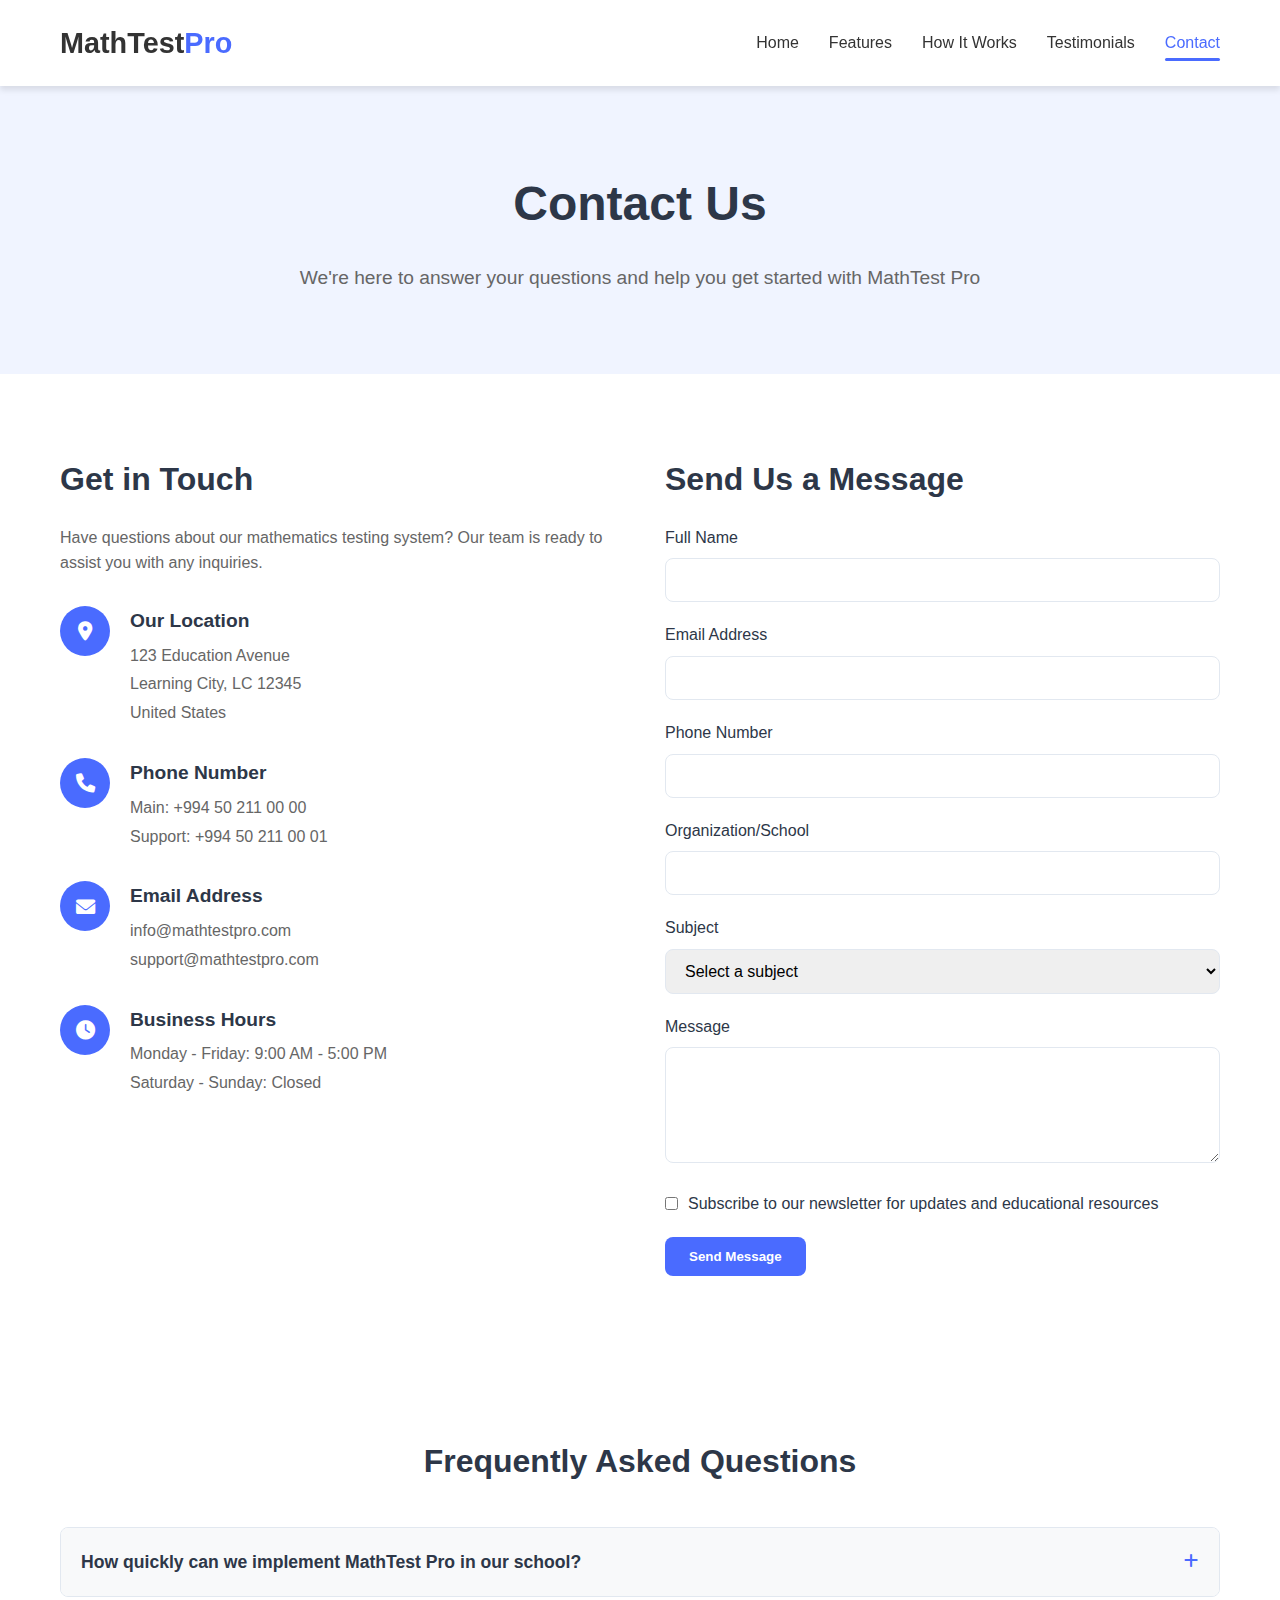
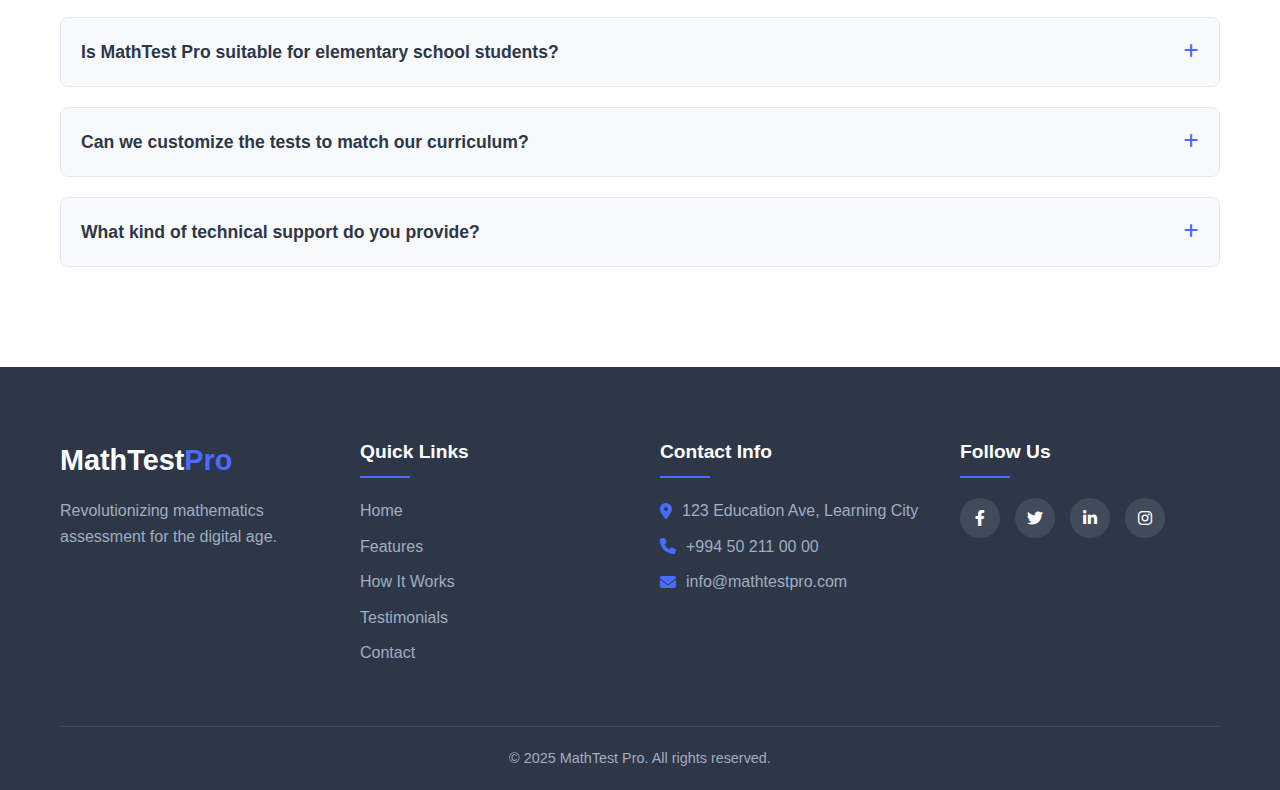
<file: contacts.html>
<!DOCTYPE html>
<html lang="en">
<head>
    <meta charset="UTF-8">
    <meta name="viewport" content="width=device-width, initial-scale=1.0">
    <title>Contact Us - MathTest Pro</title>
    <link rel="stylesheet" href="styles.css">
    <link rel="stylesheet" href="https://cdnjs.cloudflare.com/ajax/libs/font-awesome/6.0.0-beta3/css/all.min.css">
</head>
<body>
    <header>
        <div class="container">
            <div class="logo">
                <h1>MathTest<span>Pro</span></h1>
            </div>
            <nav>
                <ul>
                    <li><a href="index.html">Home</a></li>
                    <li><a href="index.html#features">Features</a></li>
                    <li><a href="index.html#how-it-works">How It Works</a></li>
                    <li><a href="index.html#testimonials">Testimonials</a></li>
                    <li><a href="contacts.html" class="active">Contact</a></li>
                </ul>
            </nav>
            <div class="menu-toggle">
                <i class="fas fa-bars"></i>
            </div>
        </div>
    </header>

    <section class="page-header">
        <div class="container">
            <h1>Contact Us</h1>
            <p>We're here to answer your questions and help you get started with MathTest Pro</p>
        </div>
    </section>

    <section class="contact-section">
        <div class="container">
            <div class="contact-grid">
                <div class="contact-info">
                    <h2>Get in Touch</h2>
                    <p>Have questions about our mathematics testing system? Our team is ready to assist you with any inquiries.</p>
                    
                    <div class="info-item">
                        <div class="info-icon">
                            <i class="fas fa-map-marker-alt"></i>
                        </div>
                        <div class="info-content">
                            <h3>Our Location</h3>
                            <p>123 Education Avenue<br>Learning City, LC 12345<br>United States</p>
                        </div>
                    </div>
                    
                    <div class="info-item">
                        <div class="info-icon">
                            <i class="fas fa-phone"></i>
                        </div>
                        <div class="info-content">
                            <h3>Phone Number</h3>
                            <p>Main: +994 50 211 00 00<br>Support: +994 50 211 00 01</p>
                        </div>
                    </div>
                    
                    <div class="info-item">
                        <div class="info-icon">
                            <i class="fas fa-envelope"></i>
                        </div>
                        <div class="info-content">
                            <h3>Email Address</h3>
                            <p>info@mathtestpro.com<br>support@mathtestpro.com</p>
                        </div>
                    </div>
                    
                    <div class="info-item">
                        <div class="info-icon">
                            <i class="fas fa-clock"></i>
                        </div>
                        <div class="info-content">
                            <h3>Business Hours</h3>
                            <p>Monday - Friday: 9:00 AM - 5:00 PM<br>Saturday - Sunday: Closed</p>
                        </div>
                    </div>
                    
                   
                </div>
                
                <div class="contact-form">
                    <h2>Send Us a Message</h2>
                    <form id="contactForm">
                        <div class="form-group">
                            <label for="name">Full Name</label>
                            <input type="text" id="name" name="name" required>
                        </div>
                        
                        <div class="form-group">
                            <label for="email">Email Address</label>
                            <input type="email" id="email" name="email" required>
                        </div>
                        
                        <div class="form-group">
                            <label for="phone">Phone Number</label>
                            <input type="tel" id="phone" name="phone">
                        </div>
                        
                        <div class="form-group">
                            <label for="organization">Organization/School</label>
                            <input type="text" id="organization" name="organization">
                        </div>
                        
                        <div class="form-group">
                            <label for="subject">Subject</label>
                            <select id="subject" name="subject" required>
                                <option value="">Select a subject</option>
                                <option value="General Inquiry">General Inquiry</option>
                                <option value="Product Demo">Product Demo</option>
                                <option value="Pricing">Pricing Information</option>
                                <option value="Technical Support">Technical Support</option>
                                <option value="Partnership">Partnership Opportunities</option>
                            </select>
                        </div>
                        
                        <div class="form-group">
                            <label for="message">Message</label>
                            <textarea id="message" name="message" rows="5" required></textarea>
                        </div>
                        
                        <div class="form-group checkbox-group">
                            <input type="checkbox" id="newsletter" name="newsletter">
                            <label for="newsletter">Subscribe to our newsletter for updates and educational resources</label>
                        </div>
                        
                        <button type="submit" class="btn btn-primary">Send Message</button>
                    </form>
                    <div id="formStatus" class="form-status"></div>
                </div>
            </div>
        </div>
    </section>
    
    

    <section class="faq-section">
        <div class="container">
            <h2>Frequently Asked Questions</h2>
            <div class="faq-container">
                <div class="faq-item">
                    <div class="faq-question">
                        <h3>How quickly can we implement MathTest Pro in our school?</h3>
                        <span class="faq-toggle"><i class="fas fa-plus"></i></span>
                    </div>
                    <div class="faq-answer">
                        <p>Most schools can fully implement MathTest Pro within 2-4 weeks. Our team provides comprehensive onboarding and training to ensure a smooth transition.</p>
                    </div>
                </div>
                
                <div class="faq-item">
                    <div class="faq-question">
                        <h3>Is MathTest Pro suitable for elementary school students?</h3>
                        <span class="faq-toggle"><i class="fas fa-plus"></i></span>
                    </div>
                    <div class="faq-answer">
                        <p>Yes! MathTest Pro offers age-appropriate testing modules for all grade levels, from elementary through high school, with adjustable difficulty levels.</p>
                    </div>
                </div>
                
                <div class="faq-item">
                    <div class="faq-question">
                        <h3>Can we customize the tests to match our curriculum?</h3>
                        <span class="faq-toggle"><i class="fas fa-plus"></i></span>
                    </div>
                    <div class="faq-answer">
                        <p>Absolutely. MathTest Pro allows full customization of test content, question types, and difficulty levels to align with your specific curriculum requirements.</p>
                    </div>
                </div>
                
                <div class="faq-item">
                    <div class="faq-question">
                        <h3>What kind of technical support do you provide?</h3>
                        <span class="faq-toggle"><i class="fas fa-plus"></i></span>
                    </div>
                    <div class="faq-answer">
                        <p>We offer 24/7 technical support via email, with phone support available during business hours. Our average response time is under 2 hours.</p>
                    </div>
                </div>
            </div>
        </div>
    </section>

    <footer>
        <div class="container">
            <div class="footer-content">
                <div class="footer-logo">
                    <h2>MathTest<span>Pro</span></h2>
                    <p>Revolutionizing mathematics assessment for the digital age.</p>
                </div>
                <div class="footer-links">
                    <h3>Quick Links</h3>
                    <ul>
                        <li><a href="index.html">Home</a></li>
                        <li><a href="index.html#features">Features</a></li>
                        <li><a href="index.html#how-it-works">How It Works</a></li>
                        <li><a href="index.html#testimonials">Testimonials</a></li>
                        <li><a href="contacts.html">Contact</a></li>
                    </ul>
                </div>
                <div class="footer-contact">
                    <h3>Contact Info</h3>
                    <p><i class="fas fa-map-marker-alt"></i> 123 Education Ave, Learning City</p>
                    <p><i class="fas fa-phone"></i> +994 50 211 00 00</p>
                    <p><i class="fas fa-envelope"></i> info@mathtestpro.com</p>
                </div>
                <div class="footer-social">
                    <h3>Follow Us</h3>
                    <div class="social-icons">
                        <a href="#"><i class="fab fa-facebook-f"></i></a>
                        <a href="#"><i class="fab fa-twitter"></i></a>
                        <a href="#"><i class="fab fa-linkedin-in"></i></a>
                        <a href="#"><i class="fab fa-instagram"></i></a>
                    </div>
                </div>
            </div>
            <div class="footer-bottom">
                <p>&copy; 2025 MathTest Pro. All rights reserved.</p>
            </div>
        </div>
    </footer>

    <script src="script.js"></script>
</body>
</html>
</file>
<file: styles.css>
/* Base Styles */
:root {
  --primary-color: #4a6bff;
  --primary-dark: #3a56d4;
  --secondary-color: #ff6b6b;
  --accent-color: #ffd166;
  --dark-color: #2d3748;
  --light-color: #f8f9fa;
  --text-color: #333;
  --text-light: #666;
  --border-color: #e2e8f0;
  --success-color: #48bb78;
  --error-color: #f56565;
  --box-shadow: 0 4px 6px rgba(0, 0, 0, 0.1);
  --transition: all 0.3s ease;
  --border-radius: 8px;
}

* {
  margin: 0;
  padding: 0;
  box-sizing: border-box;
}

body {
  font-family: "Segoe UI", Tahoma, Geneva, Verdana, sans-serif;
  line-height: 1.6;
  color: var(--text-color);
  background-color: var(--light-color);
}

.container {
  width: 100%;
  max-width: 1200px;
  margin: 0 auto;
  padding: 0 20px;
}

a {
  text-decoration: none;
  color: var(--primary-color);
  transition: var(--transition);
}

a:hover {
  color: var(--primary-dark);
}

ul {
  list-style: none;
}

img {
  max-width: 100%;
  height: auto;
}

.btn {
  display: inline-block;
  padding: 12px 24px;
  border-radius: var(--border-radius);
  font-weight: 600;
  text-align: center;
  cursor: pointer;
  transition: var(--transition);
  border: none;
}

.btn-primary {
  background-color: var(--primary-color);
  color: white;
}

.btn-primary:hover {
  background-color: var(--primary-dark);
  color: white;
}

.btn-secondary {
  background-color: transparent;
  color: var(--primary-color);
  border: 2px solid var(--primary-color);
}

.btn-secondary:hover {
  background-color: var(--primary-color);
  color: white;
}

.section-header {
  text-align: center;
  margin-bottom: 50px;
}

.section-header h2 {
  font-size: 2.5rem;
  margin-bottom: 15px;
  color: var(--dark-color);
}

.section-header p {
  font-size: 1.1rem;
  color: var(--text-light);
  max-width: 700px;
  margin: 0 auto;
}

/* Header Styles */
header {
  background-color: white;
  box-shadow: var(--box-shadow);
  position: sticky;
  top: 0;
  z-index: 100;
}

header .container {
  display: flex;
  justify-content: space-between;
  align-items: center;
  padding: 20px;
}

.logo h1 {
  font-size: 1.8rem;
  font-weight: 700;
}

.logo span {
  color: var(--primary-color);
}

nav ul {
  display: flex;
}

nav ul li {
  margin-left: 30px;
}

nav ul li a {
  color: var(--text-color);
  font-weight: 500;
  padding-bottom: 5px;
  position: relative;
}

nav ul li a:hover,
nav ul li a.active {
  color: var(--primary-color);
}

nav ul li a.active::after {
  content: "";
  position: absolute;
  bottom: -5px;
  left: 0;
  width: 100%;
  height: 3px;
  background-color: var(--primary-color);
  border-radius: 5px;
}

.menu-toggle {
  display: none;
  font-size: 1.5rem;
  cursor: pointer;
}

/* Hero Section */
.hero {
  padding: 80px 0;
  background-color: #f0f4ff;
}

.hero .container {
  display: flex;
  align-items: center;
  justify-content: space-between;
}

.hero-content {
  flex: 1;
  padding-right: 40px;
}

.hero-content h1 {
  font-size: 3rem;
  margin-bottom: 20px;
  color: var(--dark-color);
  line-height: 1.2;
}

.hero-content p {
  font-size: 1.2rem;
  margin-bottom: 30px;
  color: var(--text-light);
}

.cta-buttons {
  display: flex;
  gap: 15px;
}

.hero-image {
  flex: 1;
  text-align: center;
}

/* Features Section */
.features {
  padding: 100px 0;
  background-color: white;
}

.features-grid {
  display: grid;
  grid-template-columns: repeat(auto-fit, minmax(250px, 1fr));
  gap: 30px;
}

.feature-card {
  background-color: white;
  border-radius: var(--border-radius);
  padding: 30px;
  box-shadow: var(--box-shadow);
  transition: var(--transition);
  text-align: center;
}

.feature-card:hover {
  transform: translateY(-10px);
}

.feature-icon {
  font-size: 2.5rem;
  color: var(--primary-color);
  margin-bottom: 20px;
}

.feature-card h3 {
  font-size: 1.3rem;
  margin-bottom: 15px;
  color: var(--dark-color);
}

.feature-card p {
  color: var(--text-light);
}

/* How It Works Section */
.how-it-works {
  padding: 100px 0;
  background-color: #f8f9fa;
}

.steps {
  max-width: 800px;
  margin: 0 auto;
}

.step {
  display: flex;
  margin-bottom: 40px;
  position: relative;
}

.step:last-child {
  margin-bottom: 0;
}

.step:not(:last-child)::after {
  content: "";
  position: absolute;
  top: 60px;
  left: 25px;
  width: 2px;
  height: calc(100% - 20px);
  background-color: var(--primary-color);
}

.step-number {
  width: 50px;
  height: 50px;
  background-color: var(--primary-color);
  color: white;
  border-radius: 50%;
  display: flex;
  align-items: center;
  justify-content: center;
  font-size: 1.5rem;
  font-weight: 700;
  margin-right: 30px;
  flex-shrink: 0;
  z-index: 1;
}

.step-content h3 {
  font-size: 1.5rem;
  margin-bottom: 10px;
  color: var(--dark-color);
}

.step-content p {
  color: var(--text-light);
}

/* Testimonials Section */
.testimonials {
  padding: 100px 0;
  background-color: white;
}

.testimonial-slider {
  position: relative;
  max-width: 800px;
  margin: 0 auto;
  overflow: hidden;
}

.testimonial {
  display: none;
  animation: fadeEffect 1s;
}

.testimonial.active {
  display: block;
}

@keyframes fadeEffect {
  from {
    opacity: 0.4;
  }
  to {
    opacity: 1;
  }
}

.testimonial-content {
  background-color: #f8f9fa;
  padding: 30px;
  border-radius: var(--border-radius);
  margin-bottom: 20px;
  position: relative;
}

.testimonial-content::after {
  content: "";
  position: absolute;
  bottom: -15px;
  left: 50px;
  width: 30px;
  height: 30px;
  background-color: #f8f9fa;
  transform: rotate(45deg);
}

.testimonial-content p {
  font-size: 1.1rem;
  font-style: italic;
  color: var(--text-color);
  line-height: 1.8;
}

.testimonial-author {
  display: flex;
  align-items: center;
  padding-left: 30px;
}

.testimonial-author img {
  width: 60px;
  height: 60px;
  border-radius: 50%;
  margin-right: 15px;
  object-fit: cover;
}

.author-info h4 {
  font-size: 1.1rem;
  margin-bottom: 5px;
  color: var(--dark-color);
}

.author-info p {
  font-size: 0.9rem;
  color: var(--text-light);
}

.slider-controls {
  display: flex;
  justify-content: center;
  align-items: center;
  margin-top: 30px;
}

.prev-btn,
.next-btn {
  background-color: transparent;
  border: none;
  font-size: 1.5rem;
  color: var(--primary-color);
  cursor: pointer;
  padding: 0 15px;
}

.slider-dots {
  display: flex;
  gap: 10px;
}

.dot {
  width: 12px;
  height: 12px;
  border-radius: 50%;
  background-color: #ccc;
  cursor: pointer;
  transition: var(--transition);
}

.dot.active {
  background-color: var(--primary-color);
}

/* CTA Section */
.cta-section {
  padding: 80px 0;
  background-color: var(--primary-color);
  color: white;
  text-align: center;
}

.cta-content h2 {
  font-size: 2.5rem;
  margin-bottom: 20px;
}

.cta-content p {
  font-size: 1.2rem;
  margin-bottom: 30px;
  max-width: 700px;
  margin-left: auto;
  margin-right: auto;
}

.cta-section .btn-primary {
  background-color: white;
  color: var(--primary-color);
}

.cta-section .btn-primary:hover {
  background-color: var(--accent-color);
  color: var(--dark-color);
}

/* Footer */
footer {
  background-color: var(--dark-color);
  color: white;
  padding: 70px 0 20px;
}

.footer-content {
  display: grid;
  grid-template-columns: repeat(auto-fit, minmax(200px, 1fr));
  gap: 40px;
  margin-bottom: 50px;
}

.footer-logo h2 {
  font-size: 1.8rem;
  margin-bottom: 15px;
}

.footer-logo span {
  color: var(--primary-color);
}

.footer-logo p {
  color: #a0aec0;
}

.footer-links h3,
.footer-contact h3,
.footer-social h3 {
  font-size: 1.2rem;
  margin-bottom: 20px;
  position: relative;
  padding-bottom: 10px;
}

.footer-links h3::after,
.footer-contact h3::after,
.footer-social h3::after {
  content: "";
  position: absolute;
  bottom: 0;
  left: 0;
  width: 50px;
  height: 2px;
  background-color: var(--primary-color);
}

.footer-links ul li {
  margin-bottom: 10px;
}

.footer-links ul li a {
  color: #a0aec0;
  transition: var(--transition);
}

.footer-links ul li a:hover {
  color: white;
  padding-left: 5px;
}

.footer-contact p {
  margin-bottom: 10px;
  color: #a0aec0;
  display: flex;
  align-items: center;
}

.footer-contact p i {
  margin-right: 10px;
  color: var(--primary-color);
}

.social-icons {
  display: flex;
  gap: 15px;
}

.social-icons a {
  display: flex;
  align-items: center;
  justify-content: center;
  width: 40px;
  height: 40px;
  background-color: rgba(255, 255, 255, 0.1);
  border-radius: 50%;
  color: white;
  transition: var(--transition);
}

.social-icons a:hover {
  background-color: var(--primary-color);
  transform: translateY(-5px);
}

.footer-bottom {
  text-align: center;
  padding-top: 20px;
  border-top: 1px solid rgba(255, 255, 255, 0.1);
}

.footer-bottom p {
  color: #a0aec0;
  font-size: 0.9rem;
}

/* Contact Page Styles */
.page-header {
  background-color: #f0f4ff;
  padding: 80px 0;
  text-align: center;
}

.page-header h1 {
  font-size: 3rem;
  margin-bottom: 20px;
  color: var(--dark-color);
}

.page-header p {
  font-size: 1.2rem;
  color: var(--text-light);
  max-width: 700px;
  margin: 0 auto;
}

.contact-section {
  padding: 80px 0;
  background-color: white;
}

.contact-grid {
  display: grid;
  grid-template-columns: 1fr 1fr;
  gap: 50px;
}

.contact-info h2,
.contact-form h2 {
  font-size: 2rem;
  margin-bottom: 20px;
  color: var(--dark-color);
}

.contact-info > p {
  margin-bottom: 30px;
  color: var(--text-light);
}

.info-item {
  display: flex;
  margin-bottom: 30px;
}

.info-icon {
  width: 50px;
  height: 50px;
  background-color: var(--primary-color);
  color: white;
  border-radius: 50%;
  display: flex;
  align-items: center;
  justify-content: center;
  font-size: 1.2rem;
  margin-right: 20px;
  flex-shrink: 0;
}

.info-content h3 {
  font-size: 1.2rem;
  margin-bottom: 5px;
  color: var(--dark-color);
}

.info-content p {
  color: var(--text-light);
  line-height: 1.8;
}

.social-connect {
  margin-top: 40px;
}

.social-connect h3 {
  font-size: 1.2rem;
  margin-bottom: 15px;
  color: var(--dark-color);
}

.form-group {
  margin-bottom: 20px;
}

.form-group label {
  display: block;
  margin-bottom: 8px;
  font-weight: 500;
  color: var(--dark-color);
}

.form-group input,
.form-group select,
.form-group textarea {
  width: 100%;
  padding: 12px 15px;
  border: 1px solid var(--border-color);
  border-radius: var(--border-radius);
  font-family: inherit;
  font-size: 1rem;
  transition: var(--transition);
}

.form-group input:focus,
.form-group select:focus,
.form-group textarea:focus {
  outline: none;
  border-color: var(--primary-color);
  box-shadow: 0 0 0 3px rgba(74, 107, 255, 0.2);
}

.checkbox-group {
  display: flex;
  align-items: center;
}

.checkbox-group input {
  width: auto;
  margin-right: 10px;
}

.checkbox-group label {
  margin-bottom: 0;
  font-weight: normal;
}

.form-status {
  margin-top: 20px;
  padding: 15px;
  border-radius: var(--border-radius);
  display: none;
}

.form-status.success {
  background-color: rgba(72, 187, 120, 0.1);
  color: var(--success-color);
  border: 1px solid var(--success-color);
  display: block;
}

.form-status.error {
  background-color: rgba(245, 101, 101, 0.1);
  color: var(--error-color);
  border: 1px solid var(--error-color);
  display: block;
}

.map-section {
  padding: 80px 0;
  background-color: #f8f9fa;
}

.map-section h2 {
  font-size: 2rem;
  margin-bottom: 30px;
  text-align: center;
  color: var(--dark-color);
}

.map-container {
  position: relative;
  border-radius: var(--border-radius);
  overflow: hidden;
  box-shadow: var(--box-shadow);
}

.map-overlay {
  position: absolute;
  top: 0;
  left: 0;
  width: 100%;
  height: 100%;
  background-color: rgba(0, 0, 0, 0.1);
  display: flex;
  flex-direction: column;
  align-items: center;
  justify-content: center;
  color: white;
  text-shadow: 1px 1px 3px rgba(0, 0, 0, 0.5);
}

.faq-section {
  padding: 80px 0;
  background-color: white;
}

.faq-section h2 {
  font-size: 2rem;
  margin-bottom: 40px;
  text-align: center;
  color: var(--dark-color);
}

.faq-item {
  margin-bottom: 20px;
  border: 1px solid var(--border-color);
  border-radius: var(--border-radius);
  overflow: hidden;
}

.faq-question {
  padding: 20px;
  background-color: #f8f9fa;
  display: flex;
  justify-content: space-between;
  align-items: center;
  cursor: pointer;
}

.faq-question h3 {
  font-size: 1.1rem;
  color: var(--dark-color);
  font-weight: 600;
}

.faq-toggle {
  color: var(--primary-color);
  transition: var(--transition);
}

.faq-answer {
  padding: 0 20px;
  max-height: 0;
  overflow: hidden;
  transition: var(--transition);
}

.faq-item.active .faq-answer {
  padding: 20px;
  max-height: 1000px;
}

.faq-item.active .faq-toggle i {
  transform: rotate(45deg);
}

/* Responsive Styles */
@media (max-width: 992px) {
  .hero .container {
    flex-direction: column;
  }

  .hero-content {
    padding-right: 0;
    margin-bottom: 40px;
    text-align: center;
  }

  .cta-buttons {
    justify-content: center;
  }

  .contact-grid {
    grid-template-columns: 1fr;
  }
}

@media (max-width: 768px) {
  .menu-toggle {
    display: block;
  }

  nav {
    position: fixed;
    top: 0;
    right: -300px;
    width: 300px;
    height: 100vh;
    background-color: white;
    box-shadow: -5px 0 15px rgba(0, 0, 0, 0.1);
    transition: var(--transition);
    z-index: 1000;
  }

  nav.active {
    right: 0;
  }

  nav ul {
    flex-direction: column;
    padding: 80px 0 0 0;
  }

  nav ul li {
    margin: 0;
  }

  nav ul li a {
    display: block;
    padding: 15px 30px;
  }

  nav ul li a.active::after {
    display: none;
  }

  .close-menu {
    position: absolute;
    top: 20px;
    right: 20px;
    font-size: 1.5rem;
    cursor: pointer;
  }

  .hero-content h1 {
    font-size: 2.5rem;
  }

  .section-header h2 {
    font-size: 2rem;
  }
}

@media (max-width: 576px) {
  .hero-content h1 {
    font-size: 2rem;
  }

  .cta-buttons {
    flex-direction: column;
    gap: 10px;
  }

  .btn {
    width: 100%;
  }

  .footer-content {
    grid-template-columns: 1fr;
  }
}
</file>
